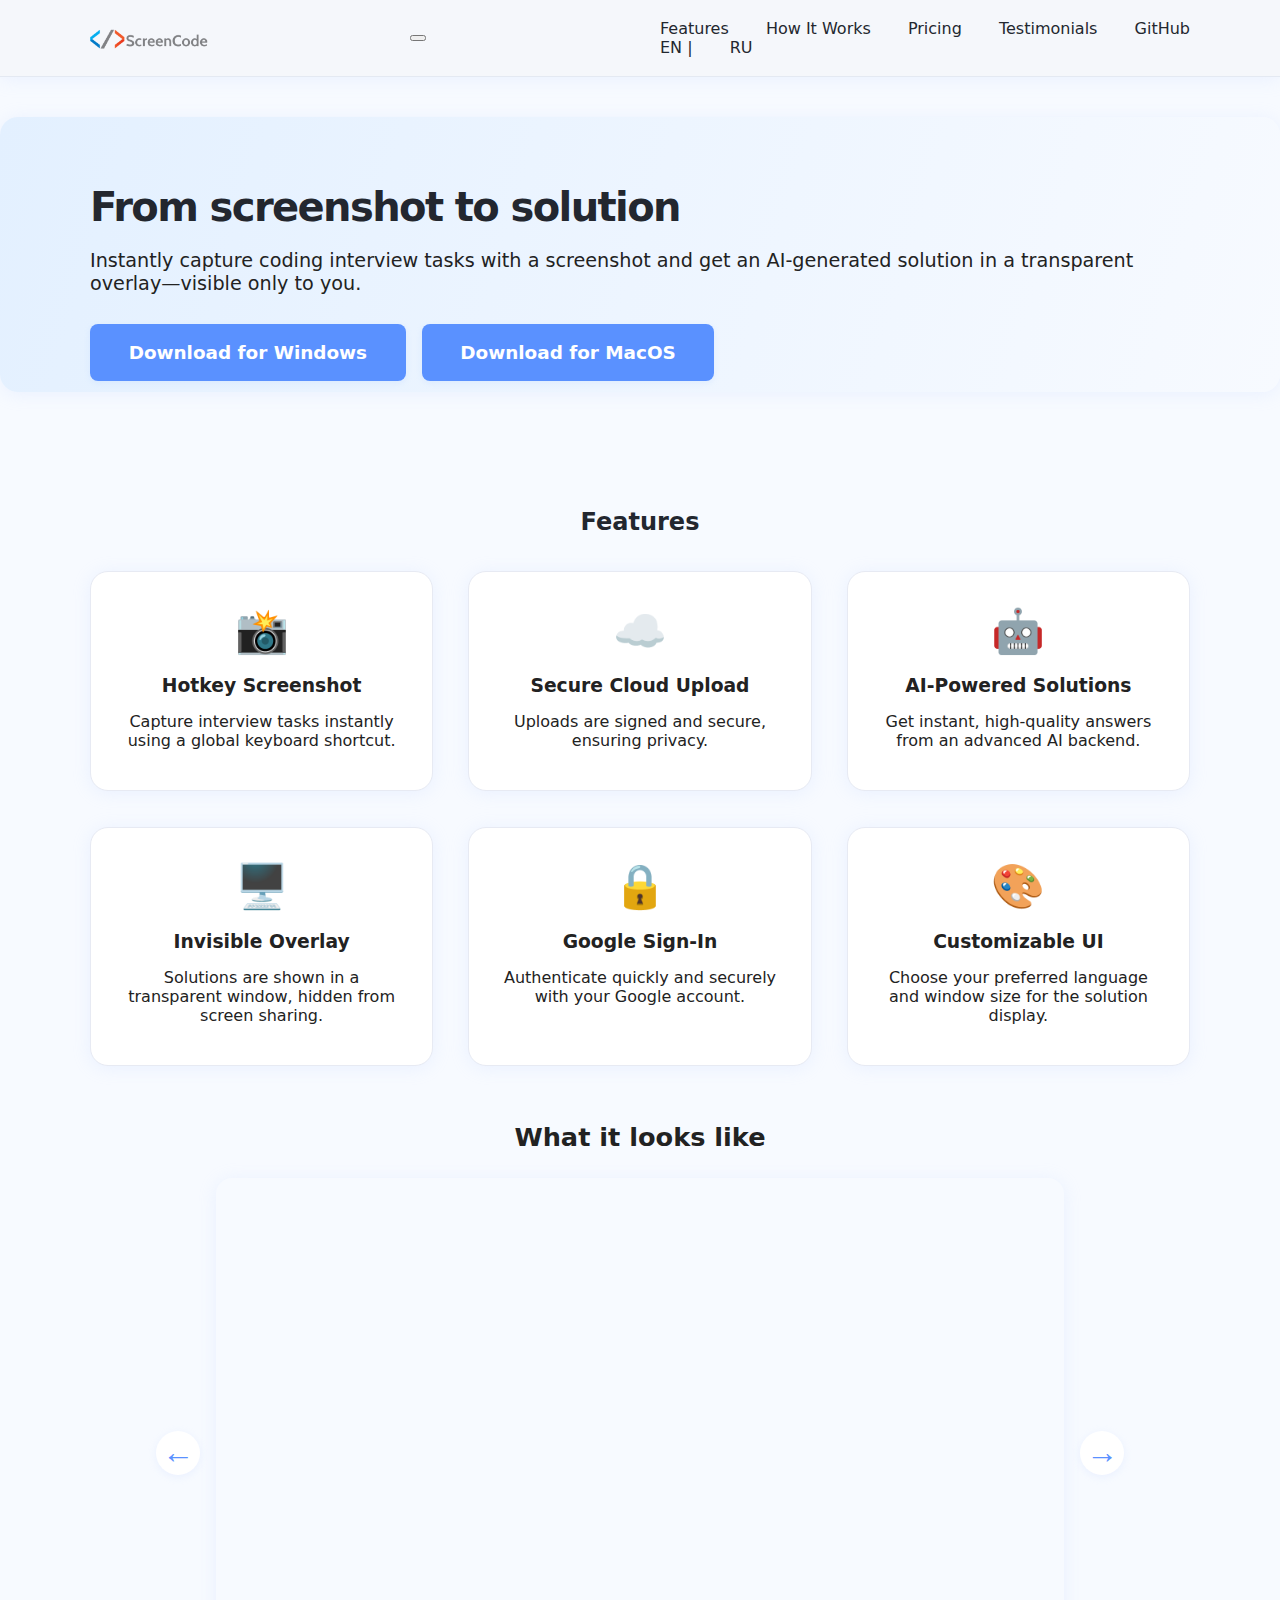
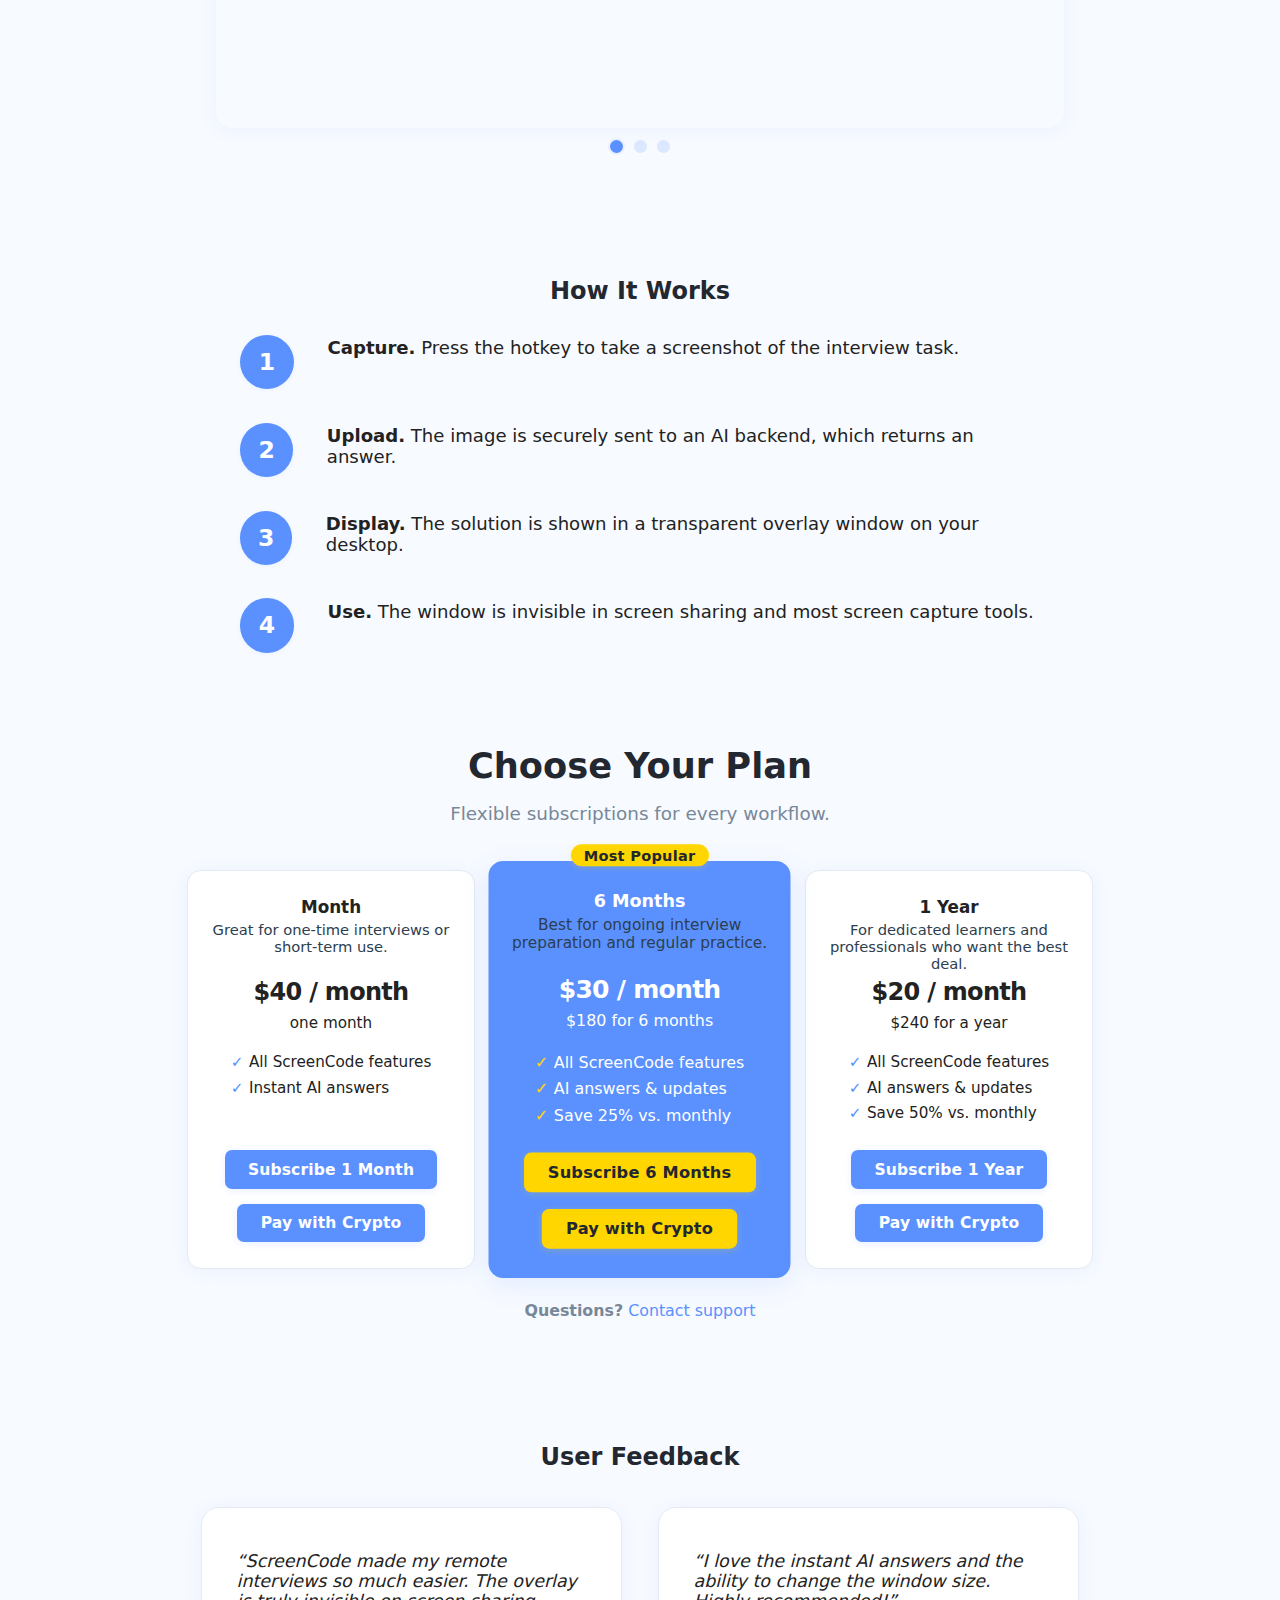
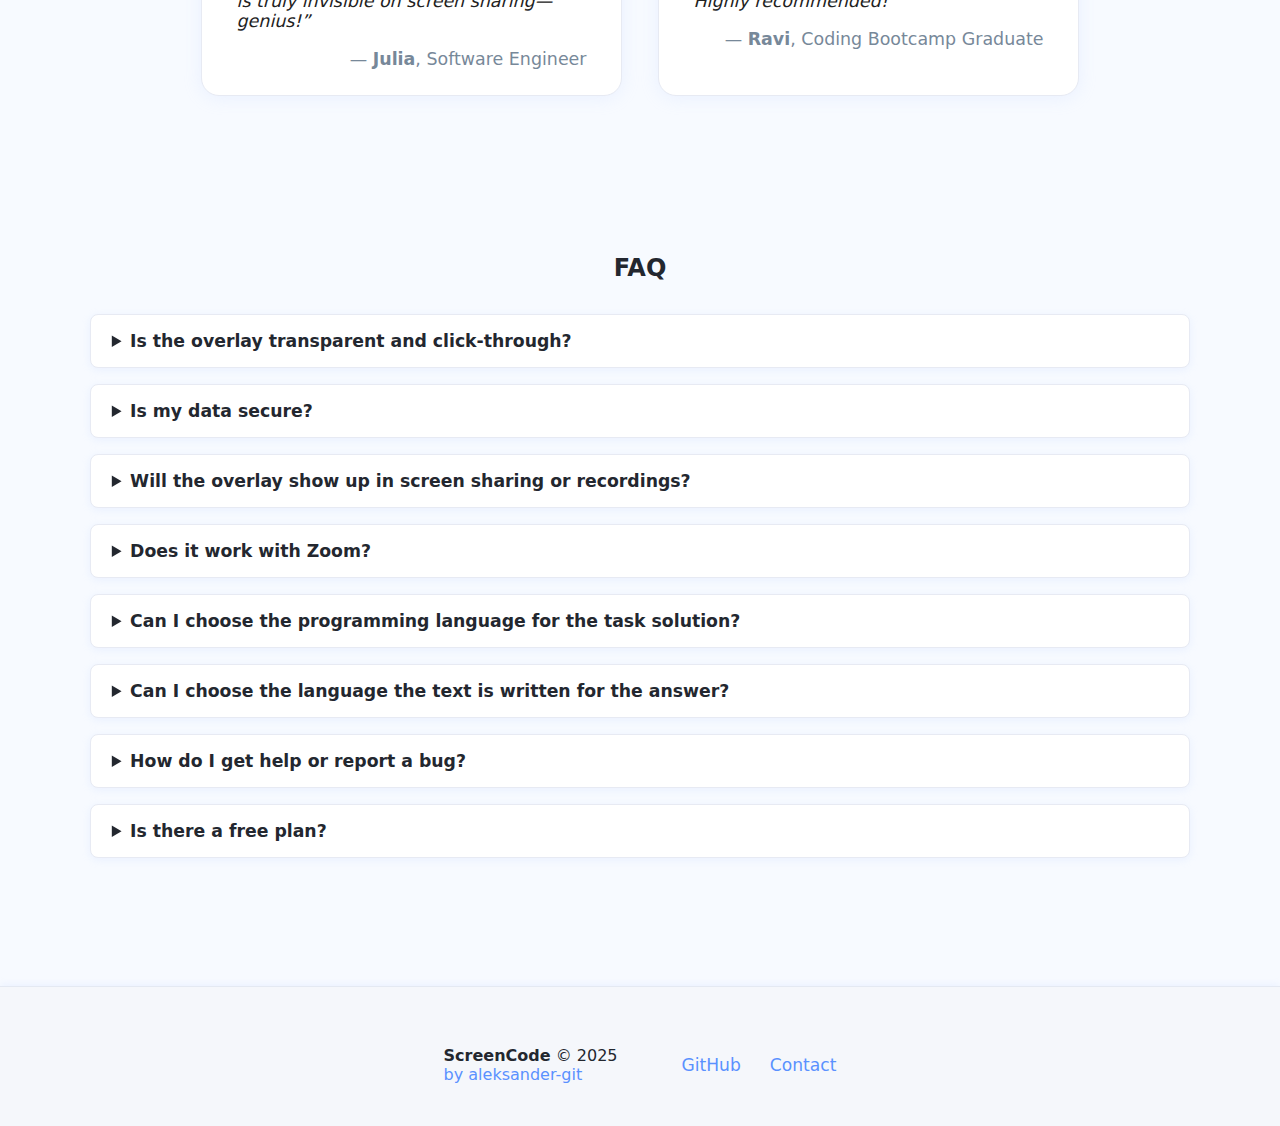
<file: docs/index.html>
<!DOCTYPE html>
<html lang="en">

<head>
    <meta charset="UTF-8">
    <title>ScreenCode – Effortless AI Interview Solutions</title>
    <meta name="viewport" content="width=device-width,initial-scale=1">
    <meta name="description"
        content="ScreenCode: Capture interview tasks and get instant AI solutions in a transparent overlay window.">
    <meta property="og:title" content="ScreenCode – Effortless AI Interview Solutions">
    <meta property="og:description"
        content="Take a photo of an interview task, get an AI solution instantly, and display it in a discreet overlay. Secure Google Sign-In, Cloud upload, and custom UI.">
    <meta property="og:image" content="https://aleksander-git.github.io/ScreenCode/assets/og-image.png">
    <meta property="og:url" content="https://aleksander-git.github.io/ScreenCode/">
    <meta name="twitter:card" content="summary_large_image">
    <meta name="twitter:title" content="ScreenCode – Effortless AI Interview Solutions">
    <meta name="twitter:description"
        content="Take a photo of an interview task, get an instant AI solution in a transparent overlay.">
    <meta name="twitter:image" content="https://aleksander-git.github.io/ScreenCode/assets/og-image.png">
    <link rel="stylesheet" href="styles.css">
    <link rel="icon" href="assets/favicon.ico">
    <script src="scripts.js" defer></script>

    <link rel="alternate" href="https://aleksander-git.github.io/ScreenCode/ru/index.html" hreflang="ru" />
    <link rel="alternate" href="https://aleksander-git.github.io/ScreenCode/index.html" hreflang="en" />
    <link rel="alternate" href="https://aleksander-git.github.io/ScreenCode/index.html" hreflang="x-default" />
</head>

<body>
    <header class="header">
        <div class="container">
            <div class="logo">
                <img src="assets/image.png" alt="ScreenCode Logo" height="32" />
            </div>
            <button class="menu-toggle" aria-label="Toggle navigation" aria-expanded="false">
                <span class="hamburger"></span>
                <span class="hamburger"></span>
                <span class="hamburger"></span>
            </button>
            <nav class="main-nav">
                <a href="#features">Features</a>
                <a href="#how">How It Works</a>
                <a href="#pricing">Pricing</a>
                <a href="#testimonials">Testimonials</a>
                <a href="https://github.com/aleksander-git/ScreenCode" target="_blank" rel="noopener">GitHub</a>
                <div class="lang-switcher">
                    <a href="#" class="lang-active">EN</a> | <a href="ru/index.html">RU</a>
                </div>
            </nav>
        </div>
    </header>
    <main>
        <section class="hero">
            <div class="container hero-content">
                <div class="hero-text">
                    <h1>From screenshot to solution</h1>
                    <p>
                        Instantly capture coding interview tasks with a screenshot and get an
                        AI-generated solution in a transparent overlay—visible only to you.
                    </p>
                    <div class="cta-btns">
                        <a href="https://github.com/aleksander-git/ScreenCode/releases" class="cta-btn" target="_blank"
                            rel="noopener">Download for Windows</a>
                        <a href="https://github.com/aleksander-git/ScreenCode/releases" class="cta-btn" target="_blank"
                            rel="noopener">Download for MacOS</a>
                    </div>
                </div>
            </div>
        </section>

        <section id="features" class="features-section">
            <div class="container">
                <h2>Features</h2>
                <div class="features-grid">
                    <div class="feature-card">
                        <span class="feature-icon">📸</span>
                        <h3>Hotkey Screenshot</h3>
                        <p>Capture interview tasks instantly using a global keyboard shortcut.</p>
                    </div>
                    <div class="feature-card">
                        <span class="feature-icon">☁️</span>
                        <h3>Secure Cloud Upload</h3>
                        <p>Uploads are signed and secure, ensuring privacy.</p>
                    </div>
                    <div class="feature-card">
                        <span class="feature-icon">🤖</span>
                        <h3>AI-Powered Solutions</h3>
                        <p>Get instant, high-quality answers from an advanced AI backend.</p>
                    </div>
                    <div class="feature-card">
                        <span class="feature-icon">🖥️</span>
                        <h3>Invisible Overlay</h3>
                        <p>Solutions are shown in a transparent window, hidden from screen sharing.</p>
                    </div>
                    <div class="feature-card">
                        <span class="feature-icon">🔒</span>
                        <h3>Google Sign-In</h3>
                        <p>Authenticate quickly and securely with your Google account.</p>
                    </div>
                    <div class="feature-card">
                        <span class="feature-icon">🎨</span>
                        <h3>Customizable UI</h3>
                        <p>Choose your preferred language and window size for the solution display.</p>
                    </div>
                </div>
            </div>
        </section>

        <section class="screenshot-carousel-section">
            <h2>What it looks like</h2>
            <div class="carousel" id="screenshot-carousel">
                <button class="carousel-btn left" aria-label="Previous screenshot">&#8592;</button>
                <div class="carousel-track">
                    <figure class="carousel-slide">
                        <img src="assets/screenshot_for_you.png" alt="ScreenCode main window" />
                        <figcaption>This is how you see your screen</figcaption>
                    </figure>
                    <figure class="carousel-slide">
                        <img src="assets/screenshot_for_others.png" alt="AI solution overlay" />
                        <figcaption>This is how others see your screen when you share</figcaption>
                    </figure>
                    <figure class="carousel-slide">
                        <img src="assets/settings.png" alt="Settings panel" />
                        <figcaption>Settings of the app</figcaption>
                    </figure>
                </div>
                <button class="carousel-btn right" aria-label="Next screenshot">&#8594;</button>
            </div>
            <div class="carousel-dots" id="carousel-dots"></div>
        </section>


        <section id="how" class="how-section">
            <div class="container">
                <h2>How It Works</h2>
                <ol class="how-list">
                    <li>
                        <span class="how-step">1</span>
                        <div>
                            <strong>Capture.</strong> Press the hotkey to take a screenshot of the interview task.
                        </div>
                    </li>
                    <li>
                        <span class="how-step">2</span>
                        <div>
                            <strong>Upload.</strong> The image is securely sent to an AI backend, which returns an
                            answer.
                        </div>
                    </li>
                    <li>
                        <span class="how-step">3</span>
                        <div>
                            <strong>Display.</strong> The solution is shown in a transparent overlay window on
                            your desktop.
                        </div>
                    </li>
                    <li>
                        <span class="how-step">4</span>
                        <div>
                            <strong>Use.</strong> The window is invisible in screen sharing and most screen capture
                            tools.
                        </div>
                    </li>
                </ol>
            </div>
        </section>

        <section class="pricing-section" id="pricing">
            <div class="pricing-title">Choose Your Plan</div>
            <div class="pricing-subtitle">Flexible subscriptions for every workflow.</div>
            <div class="pricing-cards">
                <div class="pricing-card">
                    <div class="pricing-label">Month</div>
                    <div class="pricing-desc">Great for one-time interviews or short-term use.</div>
                    <div class="pricing-price" style="font-size:1.9em;">$40 / month</div>
                    <div class="pricing-term">one month</div>
                    <ul class="pricing-features">
                        <li>All ScreenCode features</li>
                        <li>Instant AI answers</li>
                    </ul>
                    <a class="pricing-btn" href="https://payform.ru/3o8kjrY/" target="_blank">Subscribe 1
                        Month</a>
                    <a class="pricing-btn" href="https://buy.tryspeed.com/plink_live_mdvxxtnkTRV3V3iv" target="_blank" style="margin-top: 1em;">Pay with Crypto</a>
                </div>
                <div class="pricing-card popular">
                    <div class="popular-badge">Most Popular</div>
                    <div class="pricing-label">6 Months</div>
                    <div class="pricing-desc">Best for ongoing interview preparation and regular practice.</div>
                    <div class="pricing-price" style="font-size:1.9em;">$30 / month</div>
                    <div class="pricing-term">$180 for 6 months</div>
                    <ul class="pricing-features">
                        <li>All ScreenCode features</li>
                        <li>AI answers & updates</li>
                        <li>Save 25% vs. monthly</li>
                    </ul>
                    <a class="pricing-btn" href="https://payform.ru/5w8kjuR/" target="_blank">Subscribe 6
                        Months</a>
                     <a class="pricing-btn" href="https://buy.tryspeed.com/plink_live_mdvy1smsnisTV35c" target="_blank" style="margin-top: 1em;">Pay with Crypto</a>
                </div>
                <div class="pricing-card">
                    <div class="pricing-label">1 Year</div>
                    <div class="pricing-desc">For dedicated learners and professionals who want the best deal.</div>
                    <div class="pricing-price" style="font-size:1.9em;">$20 / month</div>
                    <div class="pricing-term">$240 for a year</div>
                    <ul class="pricing-features">
                        <li>All ScreenCode features</li>
                        <li>AI answers & updates</li>
                        <li>Save 50% vs. monthly</li>
                    </ul>
                    <a class="pricing-btn" href="https://payform.ru/9d8kjwG/" target="_blank">Subscribe 1 Year</a>
                    <a class="pricing-btn" href="https://buy.tryspeed.com/plink_live_mdvy2s9yVVM9ttlx" target="_blank" style="margin-top: 1em;">Pay with Crypto</a>
                </div>
            </div>
            <div style="margin-top:2em;font-size:.99em;color:#789;">
                <b>Questions?</b> <a href="mailto:support@screencode.net">Contact support</a>
            </div>
        </section>
        <section id="testimonials" class="testimonials-section">
            <div class="container">
                <h2>User Feedback</h2>
                <div class="testimonials-grid">
                    <blockquote>
                        <p>
                            “ScreenCode made my remote interviews so much easier. The overlay is truly invisible on
                            screen sharing—genius!”
                        </p>
                        <footer>— <b>Julia</b>, Software Engineer</footer>
                    </blockquote>
                    <blockquote>
                        <p>
                            “I love the instant AI answers and the ability to change the window size. Highly
                            recommended!”
                        </p>
                        <footer>— <b>Ravi</b>, Coding Bootcamp Graduate</footer>
                    </blockquote>
                </div>
            </div>
        </section>

        <section class="faq-section">
            <div class="container">
                <h2>FAQ</h2>
                <details>
                    <summary>Is the overlay transparent and click-through?</summary>
                    <p>
                        Yes! The overlay is fully transparent and click-through: you can click on items behind it, and
                        using the overlay does <strong>not</strong> change the focus of your main app or window.
                    </p>
                </details>
                <details>
                    <summary>Is my data secure?</summary>
                    <p>Yes! No personal data is stored on the server.
                        Authentication via Google Sign-In.</p>
                </details>
                <details>
                    <summary>Will the overlay show up in screen sharing or recordings?</summary>
                    <p>No, the transparent overlay is designed to be invisible in screen sharing and most screen capture
                        tools. But test it before using on an interview </p>
                </details>
                <details>
                    <summary>Does it work with Zoom?</summary>
                    <p>Yes, all you have to do is enable Advanced capture with window filtering. But test it before
                        using on an interview </p>
                </details>
                <details>
                    <summary>Can I choose the programming language for the task solution?</summary>
                    <p>Yes, set your preferred language in the app settings.</p>
                </details>
                <details>
                    <summary>Can I choose the language the text is written for the answer?</summary>
                    <p>Yes, set your preferred language in the app settings.</p>
                </details>
                <details>
                    <summary>How do I get help or report a bug?</summary>
                    <p> Email <a href="mailto:support@screencode.net">support@screencode.net</a>.</p>
                </details>
                <details>
                    <summary>Is there a free plan?</summary>
                    <p> No, but you can have a couple of screenshots for free.</p>
                </details>
            </div>
        </section>
    </main>
    <footer class="footer">
        <div class="container">
            <div class="footer-grid">
                <div>
                    <strong>ScreenCode</strong> &copy; 2025
                    <br>
                    <a href="https://github.com/aleksander-git">by aleksander-git</a>
                </div>
                <div class="footer-links">
                    <a href="https://github.com/aleksander-git/ScreenCode" target="_blank" rel="noopener">GitHub</a>
                    <a href="mailto:support@screencode.net">Contact</a>
                </div>
            </div>
        </div>
    </footer>
</body>

</html>
</file>
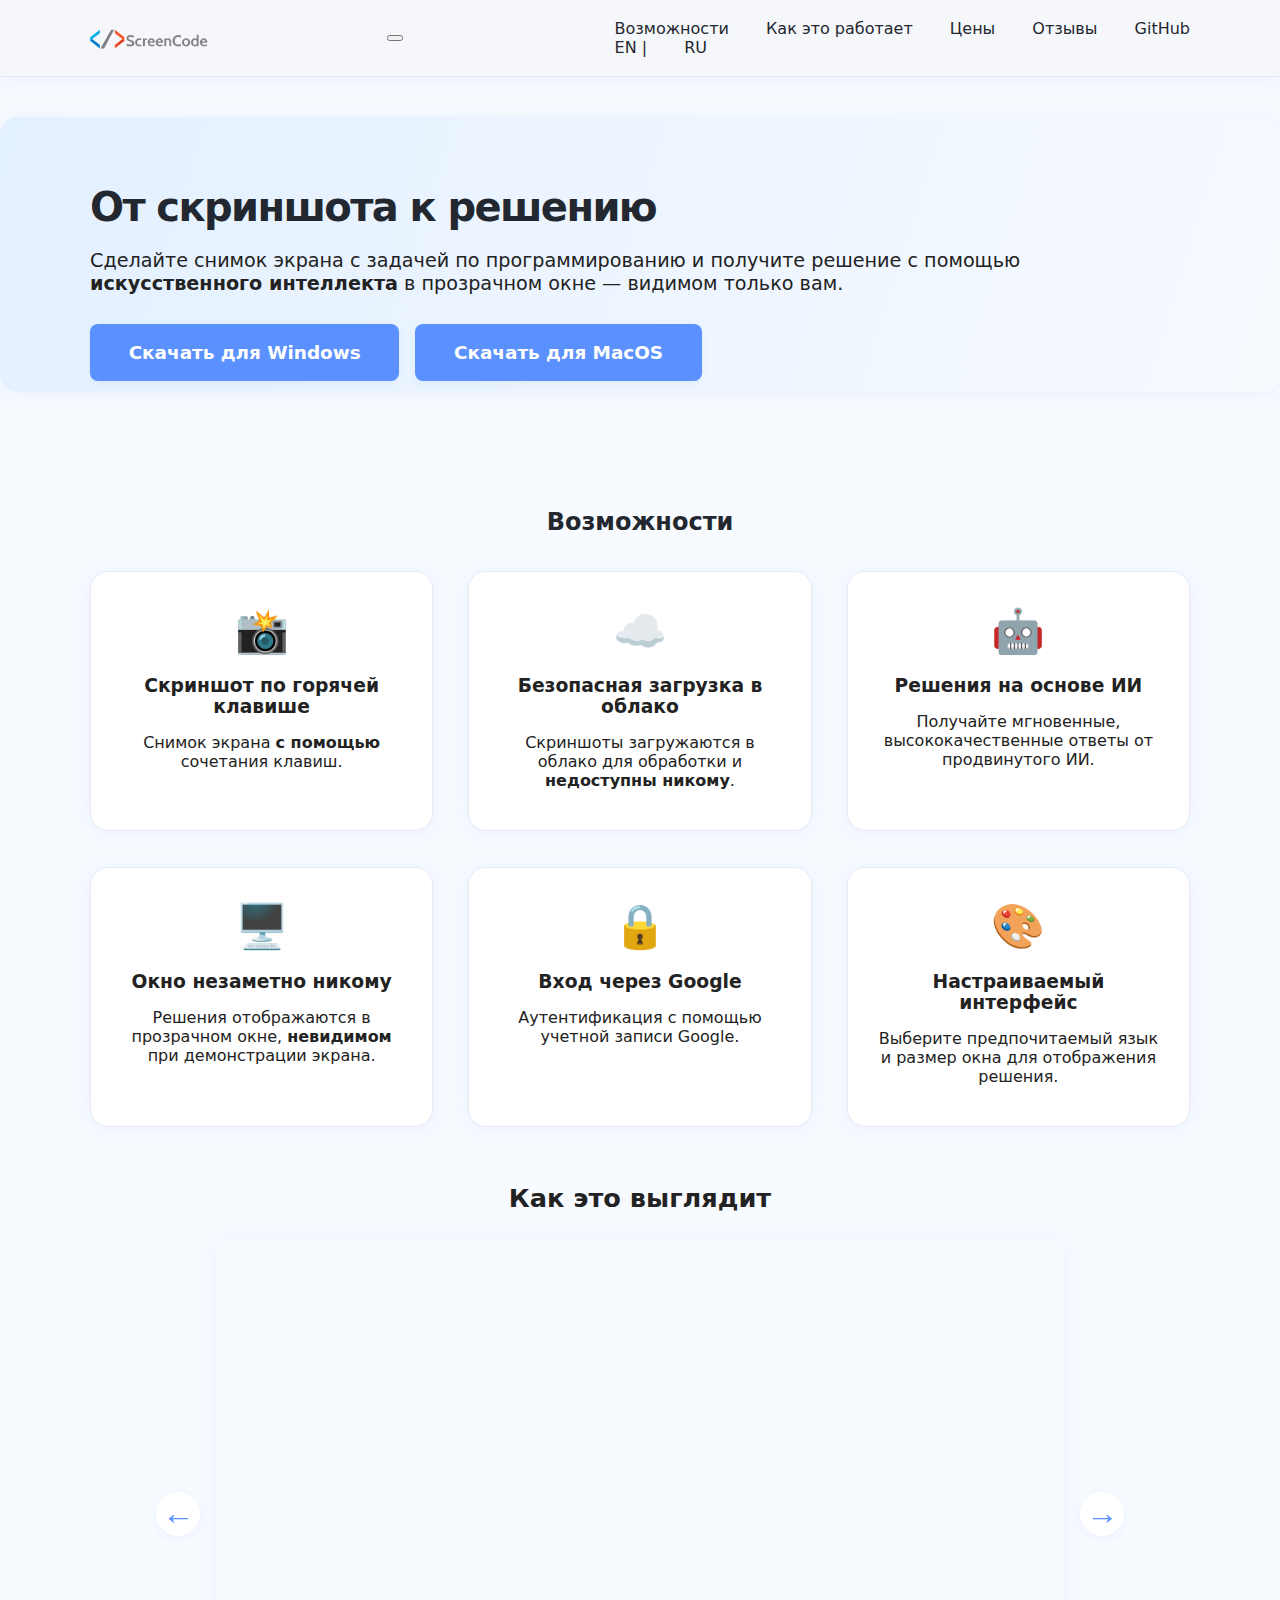
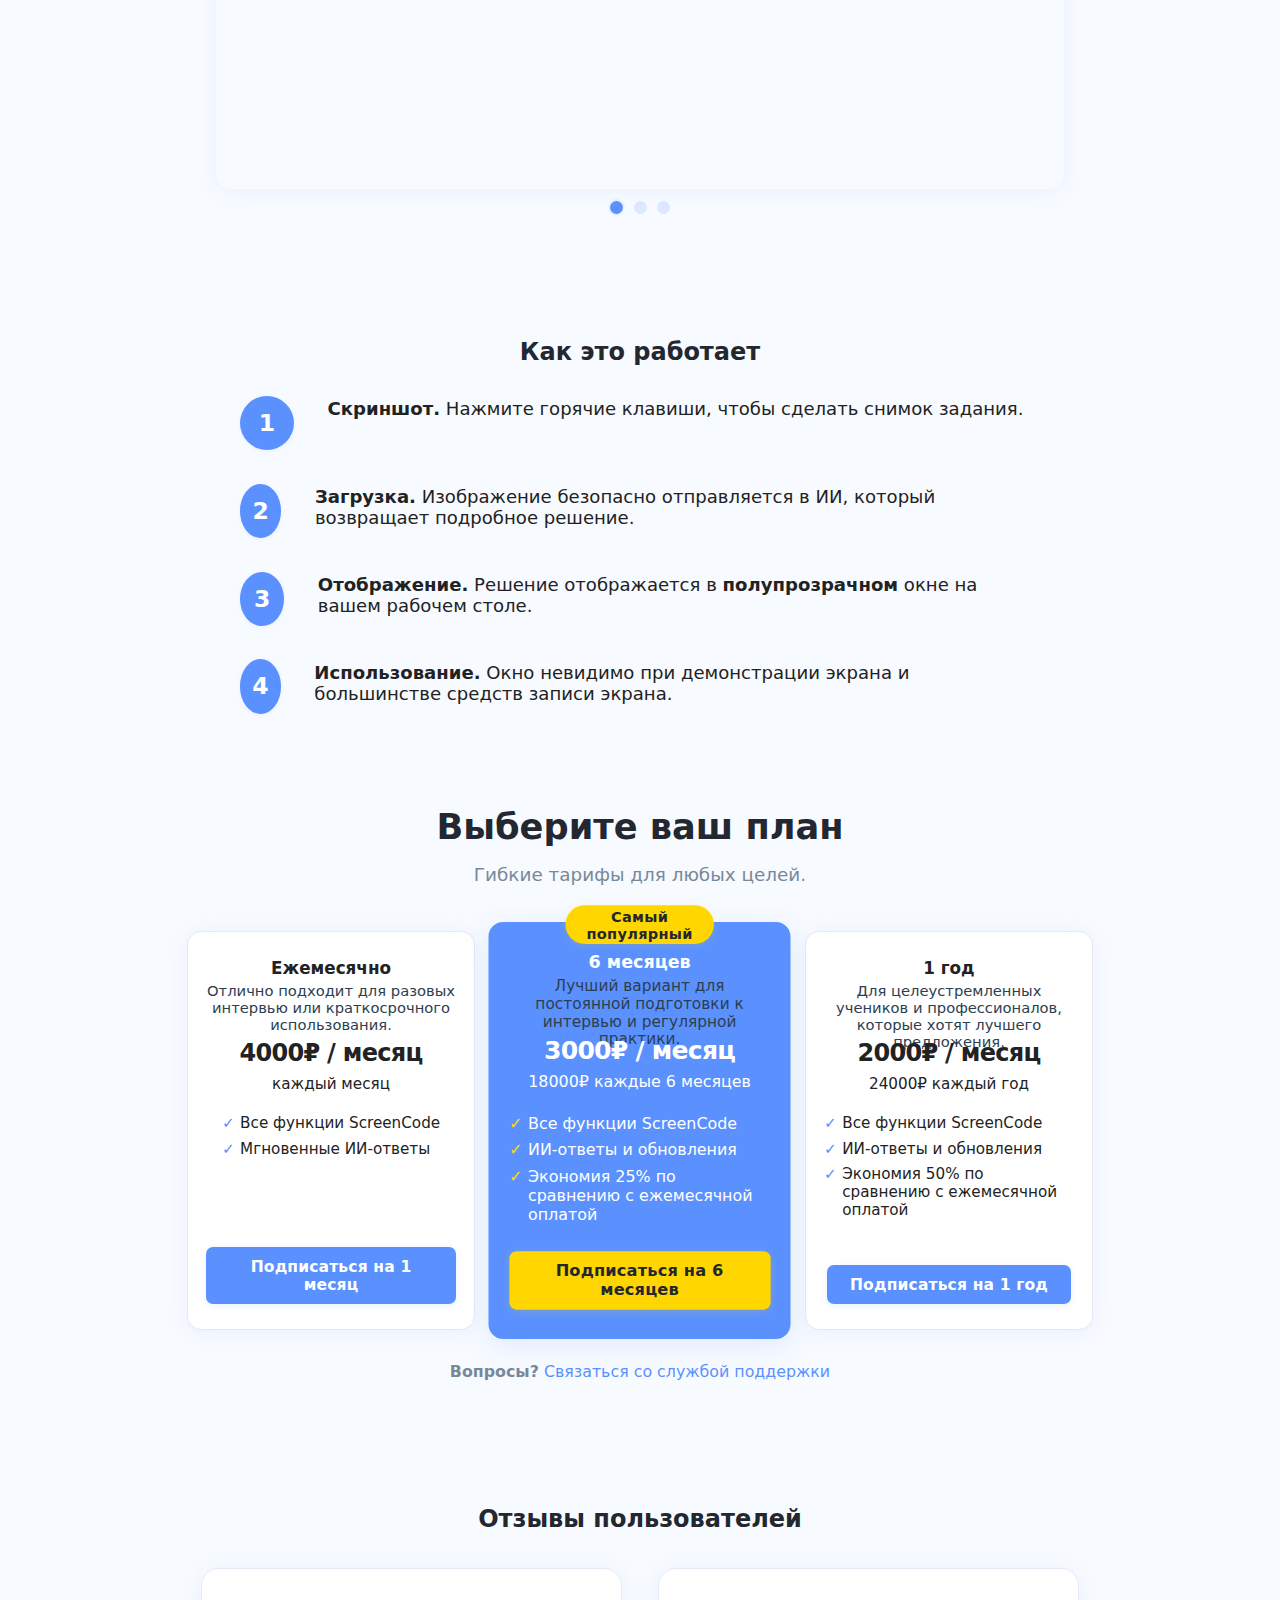
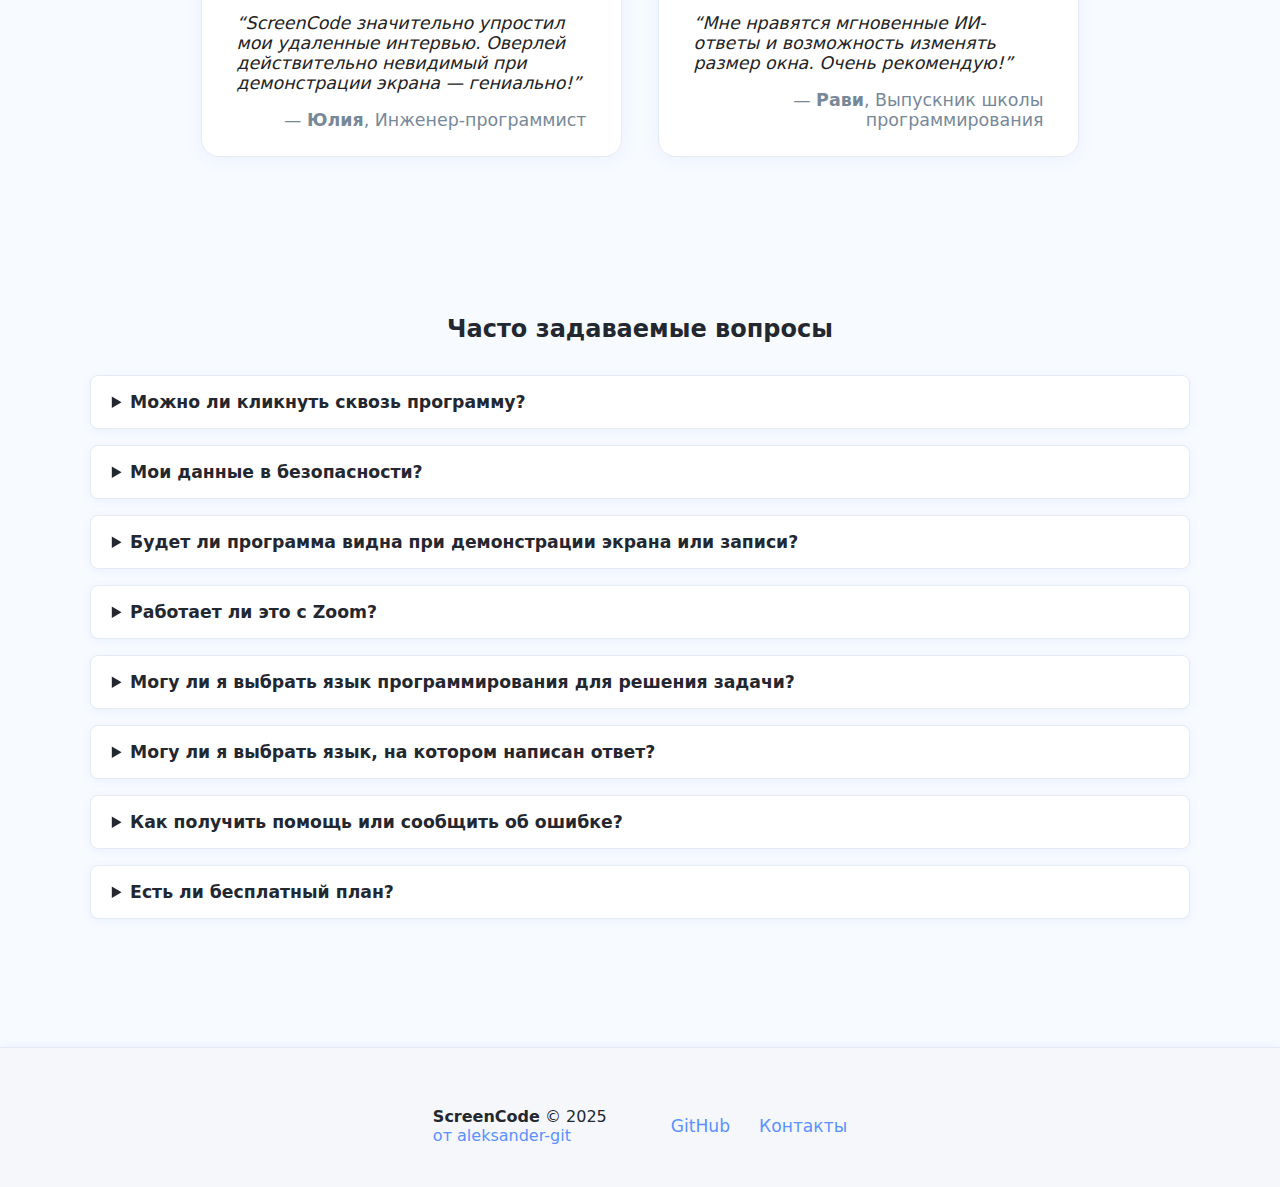
<file: docs/ru/index.html>
<!DOCTYPE html>
<html lang="ru">

<head>
    <meta charset="UTF-8">
    <title>ScreenCode – Решения задач для интервью с помощью ИИ</title>
    <meta name="viewport" content="width=device-width,initial-scale=1">
    <meta name="description"
        content="ScreenCode: Сделайте снимок экрана с задачей, мгновенно получите решение с помощью ИИ.">
    <meta property="og:title" content="ScreenCode – Решения задач для интервью с помощью ИИ">
    <meta property="og:description"
        content="Сделайте снимок экрана с задачей и мгновенно получите решение с помощью ИИ. Вход через Google, загрузка в облако и настраиваемый интерфейс.">
    <meta property="og:image" content="../assets/og-image.png">
    <meta property="og:url" content="https://aleksander-git.github.io/ScreenCode/ru/index.html">
    <meta name="twitter:card" content="summary_large_image">
    <meta name="twitter:title" content="ScreenCode – Решения задач для интервью с помощью ИИ">
    <meta name="twitter:description"
        content="Сделайте снимок экрана с задачей, мгновенно получите решение с помощью ИИ.">
    <meta name="twitter:image" content="../assets/og-image.png">
    <link rel="stylesheet" href="../styles.css">
    <link rel="icon" href="../assets/favicon.ico">
    <script src="../scripts.js" defer></script>
    <link rel="alternate" href="https://aleksander-git.github.io/ScreenCode/index.html" hreflang="en" />
    <link rel="alternate" href="https://aleksander-git.github.io/ScreenCode/ru/index.html" hreflang="ru" />
</head>

<body>
    <header class="header">
        <div class="container">
            <div class="logo">
                <img src="../assets/image.png" alt="Логотип ScreenCode" height="32" />
            </div>
            <button class="menu-toggle" aria-label="Переключить навигацию" aria-expanded="false"> <span
                    class="hamburger"></span>
                <span class="hamburger"></span>
                <span class="hamburger"></span>
            </button>
            <nav class="main-nav">
                <a href="#features">Возможности</a>
                <a href="#how">Как это работает</a>
                <a href="#pricing">Цены</a>
                <a href="#testimonials">Отзывы</a>
                <a href="https://github.com/aleksander-git/ScreenCode" target="_blank" rel="noopener">GitHub</a>
                <div class="lang-switcher">
                    <a href="../index.html">EN</a> | <a href="#" class="lang-active">RU</a>
                </div>
            </nav>
        </div>
    </header>
    <main>
        <section class="hero">
            <div class="container hero-content">
                <div class="hero-text">
                    <h1>От скриншота к решению</h1>
                    <p>
                        Сделайте снимок экрана с задачей по программированию и получите
                        решение с помощью <strong>искусственного интеллекта</strong> в прозрачном окне — видимом только
                        вам.
                    </p>
                    <div class="cta-btns">
                        <a href="https://github.com/aleksander-git/ScreenCode/releases" class="cta-btn" target="_blank"
                            rel="noopener">Скачать для Windows</a>
                        <a href="https://github.com/aleksander-git/ScreenCode/releases" class="cta-btn" target="_blank"
                            rel="noopener">Скачать для MacOS</a>
                    </div>
                </div>
            </div>
        </section>

        <section id="features" class="features-section">
            <div class="container">
                <h2>Возможности</h2>
                <div class="features-grid">
                    <div class="feature-card">
                        <span class="feature-icon">📸</span>
                        <h3>Скриншот по горячей клавише</h3>
                        <p>Снимок экрана <strong>с помощью</strong> сочетания клавиш.</p>
                    </div>
                    <div class="feature-card">
                        <span class="feature-icon">☁️</span>
                        <h3>Безопасная загрузка в облако</h3>
                        <p>Скриншоты загружаются в облако для обработки и <strong>недоступны никому</strong>.</p>
                    </div>
                    <div class="feature-card">
                        <span class="feature-icon">🤖</span>
                        <h3>Решения на основе ИИ</h3>
                        <p>Получайте мгновенные, высококачественные ответы от продвинутого ИИ.</p>
                    </div>
                    <div class="feature-card">
                        <span class="feature-icon">🖥️</span>
                        <h3>Окно незаметно никому</h3>
                        <p>Решения отображаются в прозрачном окне, <strong>невидимом</strong> при демонстрации экрана.
                        </p>
                    </div>
                    <div class="feature-card">
                        <span class="feature-icon">🔒</span>
                        <h3>Вход через Google</h3>
                        <p>Аутентификация с помощью учетной записи Google.</p>
                    </div>
                    <div class="feature-card">
                        <span class="feature-icon">🎨</span>
                        <h3>Настраиваемый интерфейс</h3>
                        <p>Выберите предпочитаемый язык и размер окна для отображения решения.</p>
                    </div>
                </div>
            </div>
        </section>

        <section class="screenshot-carousel-section">
            <h2>Как это выглядит</h2>
            <div class="carousel" id="screenshot-carousel">
                <button class="carousel-btn left" aria-label="Предыдущий скриншот">&#8592;</button>
                <div class="carousel-track">
                    <figure class="carousel-slide">
                        <img src="../assets/screenshot_for_you.png" alt="Основное окно ScreenCode" />
                        <figcaption>Так вы видите свой экран</figcaption>
                    </figure>
                    <figure class="carousel-slide">
                        <img src="../assets/screenshot_for_others.png" alt="Оверлей с AI-решением" />
                        <figcaption>Так другие видят ваш экран при демонстрации</figcaption>
                    </figure>
                    <figure class="carousel-slide">
                        <img src="../assets/settings.png" alt="Панель настроек" />
                        <figcaption>Настройки приложения</figcaption>
                    </figure>
                </div>
                <button class="carousel-btn right" aria-label="Следующий скриншот">&#8594;</button>
            </div>
            <div class="carousel-dots" id="carousel-dots"></div>
        </section>


        <section id="how" class="how-section">
            <div class="container">
                <h2>Как это работает</h2>
                <ol class="how-list">
                    <li>
                        <span class="how-step">1</span>
                        <div>
                            <strong>Скриншот.</strong> Нажмите горячие клавиши, чтобы сделать снимок задания.
                        </div>
                    </li>
                    <li>
                        <span class="how-step">2</span>
                        <div>
                            <strong>Загрузка.</strong> Изображение безопасно отправляется в ИИ, который возвращает
                            подробное решение.
                        </div>
                    </li>
                    <li>
                        <span class="how-step">3</span>
                        <div>
                            <strong>Отображение.</strong> Решение отображается в <strong>полупрозрачном</strong> окне на
                            вашем рабочем
                            столе.
                        </div>
                    </li>
                    <li>
                        <span class="how-step">4</span>
                        <div>
                            <strong>Использование.</strong> Окно невидимо при демонстрации экрана и большинстве средств
                            записи экрана.
                        </div>
                    </li>
                </ol>
            </div>
        </section>

        <section class="pricing-section" id="pricing">
            <div class="pricing-title">Выберите ваш план</div>
            <div class="pricing-subtitle">Гибкие тарифы для любых целей.</div>
            <div class="pricing-cards">
                <div class="pricing-card">
                    <div class="pricing-label">Ежемесячно</div>
                    <div class="pricing-desc">Отлично подходит для разовых интервью или краткосрочного использования.
                    </div>
                    <div class="pricing-price" style="font-size:1.9em;">4000₽ / месяц</div>
                    <div class="pricing-term">каждый месяц</div>
                    <ul class="pricing-features">
                        <li>Все функции ScreenCode</li>
                        <li>Мгновенные ИИ-ответы</li>
                    </ul>
                    <a class="pricing-btn" href="https://payform.ru/9g8kaqd/" target="_blank">Подписаться на 1
                        месяц</a>
                </div>
                <div class="pricing-card popular">
                    <div class="popular-badge">Самый популярный</div>
                    <div class="pricing-label">6 месяцев</div>
                    <div class="pricing-desc">Лучший вариант для постоянной подготовки к интервью и регулярной практики.
                    </div>
                    <div class="pricing-price" style="font-size:1.9em;">3000₽ / месяц</div>
                    <div class="pricing-term">18000₽ каждые 6 месяцев</div>
                    <ul class="pricing-features">
                        <li>Все функции ScreenCode</li>
                        <li>ИИ-ответы и обновления</li>
                        <li>Экономия 25% по сравнению с ежемесячной оплатой</li>
                    </ul>
                    <a class="pricing-btn" href="https://payform.ru/gl8kau1/" target="_blank">Подписаться на 6
                        месяцев</a>
                </div>
                <div class="pricing-card">
                    <div class="pricing-label">1 год</div>
                    <div class="pricing-desc">Для целеустремленных учеников и профессионалов, которые хотят лучшего
                        предложения.</div>
                    <div class="pricing-price" style="font-size:1.9em;">2000₽ / месяц</div>
                    <div class="pricing-term">24000₽ каждый год</div>
                    <ul class="pricing-features">
                        <li>Все функции ScreenCode</li>
                        <li>ИИ-ответы и обновления</li>
                        <li>Экономия 50% по сравнению с ежемесячной оплатой</li>
                    </ul>
                    <a class="pricing-btn" href="https://payform.ru/ht8kauG/" target="_blank">Подписаться на 1 год</a>
                </div>
            </div>
            <div style="margin-top:2em;font-size:.99em;color:#789;">
                <b>Вопросы?</b> <a href="mailto:support@screencode.net">Связаться со службой поддержки</a>
            </div>
        </section>
        <section id="testimonials" class="testimonials-section">
            <div class="container">
                <h2>Отзывы пользователей</h2>
                <div class="testimonials-grid">
                    <blockquote>
                        <p>
                            “ScreenCode значительно упростил мои удаленные интервью. Оверлей действительно невидимый
                            при демонстрации экрана — гениально!”
                        </p>
                        <footer>— <b>Юлия</b>, Инженер-программист</footer>
                    </blockquote>
                    <blockquote>
                        <p>
                            “Мне нравятся мгновенные ИИ-ответы и возможность изменять размер окна. Очень рекомендую!”
                        </p>
                        <footer>— <b>Рави</b>, Выпускник школы программирования</footer>
                    </blockquote>
                </div>
            </div>
        </section>

        <section class="faq-section">
            <div class="container">
                <h2>Часто задаваемые вопросы</h2>
                <details>
                    <summary>Можно ли кликнуть <strong>сквозь</strong> программу?</summary>
                    <p>
                        Да, вы можете нажимать на элементы,
                        находящиеся за окном. Использование программы <strong>не</strong> изменяет фокус вашего
                        основного
                        приложения или окна.
                    </p>
                </details>
                <details>
                    <summary>Мои данные в безопасности?</summary>
                    <p>Да! Персональные данные не хранятся на серверах.
                        Аутентификация через Google Sign-In.</p>
                </details>
                <details>
                    <summary>Будет ли программа видна при демонстрации экрана или записи?</summary>
                    <p>Нет, программа разработана так, чтобы быть невидимой при демонстрации экрана. Однако, лучше
                        протестируйте перед использованием на интервью.</p>
                </details>
                <details>
                    <summary>Работает ли это с Zoom?</summary>
                    <p>Да, все, что нужно сделать, это включить расширенный захват с фильтрацией окон (Advanced capture
                        with window filtering).
                        Протестируйте перед использованием на интервью.</p>
                </details>
                <details>
                    <summary>Могу ли я выбрать язык программирования для решения задачи?</summary>
                    <p>Да, установите предпочитаемый язык в настройках приложения.</p>
                </details>
                <details>
                    <summary>Могу ли я выбрать язык, на котором написан ответ?</summary>
                    <p>Да, установите предпочитаемый язык в настройках приложения.</p>
                </details>
                <details>
                    <summary>Как получить помощь или сообщить об ошибке?</summary>
                    <p> Напишите на почту <a href="mailto:support@screencode.net">support@screencode.net</a>.</p>
                </details>
                <details>
                    <summary>Есть ли бесплатный план?</summary>
                    <p> Нет, но вы можете сделать пару скриншотов бесплатно.</p>
                </details>
            </div>
        </section>
    </main>
    <footer class="footer">
        <div class="container">
            <div class="footer-grid">
                <div>
                    <strong>ScreenCode</strong> &copy; 2025
                    <br>
                    <a href="https://github.com/aleksander-git">от aleksander-git</a>
                </div>
                <div class="footer-links">
                    <a href="https://github.com/aleksander-git/ScreenCode" target="_blank" rel="noopener">GitHub</a>
                    <a href="mailto:support@screencode.net">Контакты</a>
                    <!--<a href="legal-info.html">Правовая информация</a> -->
                </div>
            </div>
        </div>
    </footer>
</body>

</html>
</file>
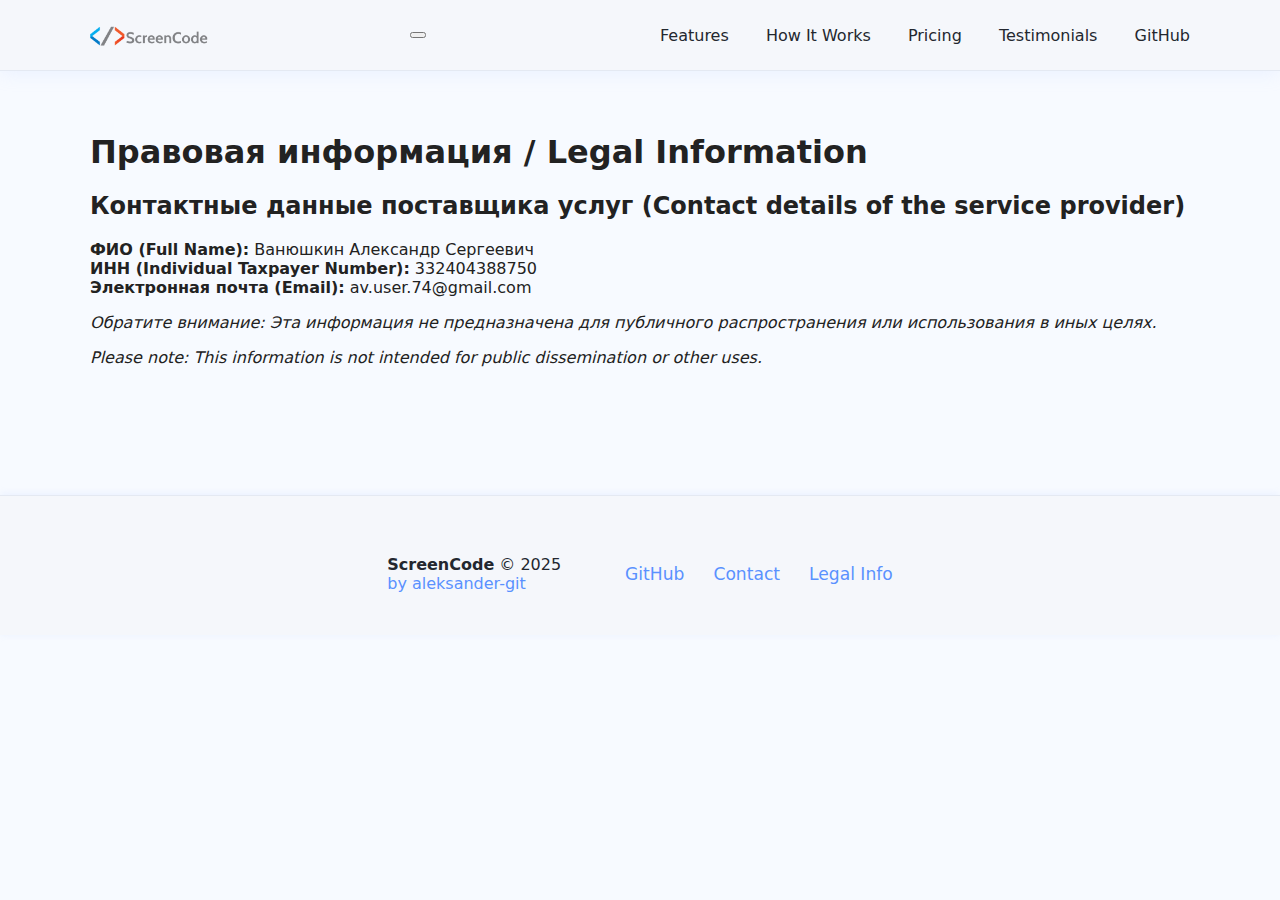
<file: docs/legal-info.html>
<!DOCTYPE html>
<html lang="en">

<head>
    <meta charset="UTF-8">
    <title>Legal Information – ScreenCode</title>
    <meta name="viewport" content="width=device-width,initial-scale=1">
    <meta name="description" content="Legal information and contact details for ScreenCode website as required by law.">
    <link rel="stylesheet" href="styles.css">
    <link rel="icon" href="assets/favicon.ico">
    <script src="scripts.js" defer></script>
</head>

<body>
    <header class="header">
        <div class="container">
            <div class="logo">
                <img src="assets/image.png" alt="ScreenCode Logo" height="32" />
            </div>
            <button class="menu-toggle" aria-label="Toggle navigation" aria-expanded="false">
                <span class="hamburger"></span>
                <span class="hamburger"></span>
                <span class="hamburger"></span>
            </button>
            <nav class="main-nav">
                <a href="index.html#features">Features</a>
                <a href="index.html#how">How It Works</a>
                <a href="index.html#pricing">Pricing</a>
                <a href="index.html#testimonials">Testimonials</a>
                <a href="https://github.com/aleksander-git/ScreenCode" target="_blank" rel="noopener">GitHub</a>
            </nav>
        </div>
    </header>

    <main>
        <section class="legal-page-section container">
            <h1>Правовая информация / Legal Information</h1>

            <div class="legal-details">
                <h2>Контактные данные поставщика услуг (Contact details of the service provider)</h2>
                <p>
                    <strong>ФИО (Full Name):</strong> Ванюшкин Александр Сергеевич
                    <br>
                    <strong>ИНН (Individual Taxpayer Number):</strong> 332404388750
                    <br>
                    <strong>Электронная почта (Email):</strong> av.user.74@gmail.com
                </p>

                <p class="disclaimer">
                    <em>Обратите внимание: Эта информация не предназначена для публичного распространения
                        или использования в иных целях.</em>
                </p>
                <p class="disclaimer">
                    <em>Please note: This information is not intended
                        for public dissemination or other uses.</em>
                </p>
            </div>
        </section>
    </main>

    <footer class="footer">
        <div class="container">
            <div class="footer-grid">
                <div>
                    <strong>ScreenCode</strong> &copy; 2025
                    <br>
                    <a href="https://github.com/aleksander-git">by aleksander-git</a>
                </div>
                <div class="footer-links">
                    <a href="https://github.com/aleksander-git/ScreenCode" target="_blank" rel="noopener">GitHub</a>
                    <a href="mailto:av.user.74@gmail.com">Contact</a>
                    <a href="legal-info.html">Legal Info</a>
                </div>
            </div>
        </div>
    </footer>
</body>

</html>
</file>
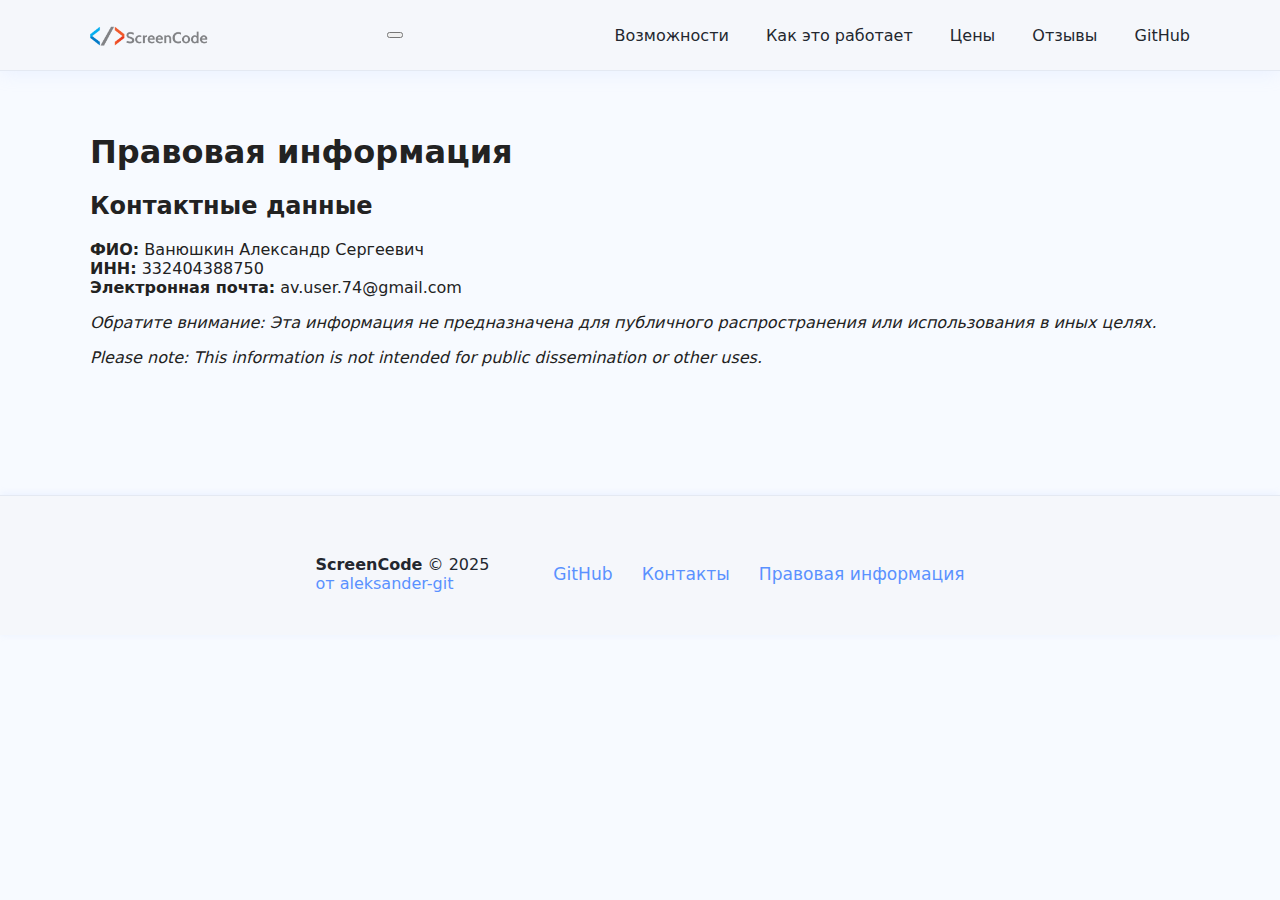
<file: docs/ru/legal-info.html>
<!DOCTYPE html>
<html lang="en">


<head>
    <meta charset="UTF-8">
    <title>Правовая информация – ScreenCode</title>
    <meta name="viewport" content="width=device-width,initial-scale=1">
    <meta name="description" content="Правовая информация и контактные данные для сайта ScreenCode">
    <link rel="stylesheet" href="../styles.css">
    <link rel="icon" href="../assets/favicon.ico">
    <script src="../scripts.js" defer></script>
</head>


<body>
    <header class="header">
        <div class="container">
            <div class="logo">
                <img src="../assets/image.png" alt="Логотип ScreenCode" height="32" />
            </div>
            <button class="menu-toggle" aria-label="Переключить навигацию" aria-expanded="false"> <span
                    class="hamburger"></span>
                <span class="hamburger"></span>
                <span class="hamburger"></span>
            </button>
            <nav class="main-nav">
                <a href="../ru/index.html#features">Возможности</a> <a href="../ru/index.html#how">Как это работает</a>
                <a href="../ru/index.html#pricing">Цены</a> <a href="../ru/index.html#testimonials">Отзывы</a> <a
                    href="https://github.com/aleksander-git/ScreenCode" target="_blank" rel="noopener">GitHub</a>
            </nav>
        </div>
    </header>

    <main>
        <section class="legal-page-section container">
            <h1>Правовая информация</h1>

            <div class="legal-details">
                <h2>Контактные данные</h2>
                <p>
                    <strong>ФИО:</strong> Ванюшкин Александр Сергеевич
                    <br>
                    <strong>ИНН:</strong> 332404388750
                    <br>
                    <strong>Электронная почта:</strong> av.user.74@gmail.com
                </p>

                <p class="disclaimer">
                    <em>Обратите внимание: Эта информация не предназначена для публичного распространения
                        или использования в иных целях.</em>
                </p>
                <p class="disclaimer">
                    <em>Please note: This information is not intended
                        for public dissemination or other uses.</em>
                </p>
            </div>
        </section>
    </main>

    <footer class="footer">
        <div class="container">
            <div class="footer-grid">
                <div>
                    <strong>ScreenCode</strong> &copy; 2025
                    <br>
                    <a href="https://github.com/aleksander-git">от aleksander-git</a>
                </div>
                <div class="footer-links">
                    <a href="https://github.com/aleksander-git/ScreenCode" target="_blank" rel="noopener">GitHub</a>
                    <a href="mailto:av.user.74@gmail.com">Контакты</a>
                    <a href="legal-info.html">Правовая информация</a>
                </div>
            </div>
        </div>
    </footer>
</body>

</html>
</file>
<file: docs/styles.css>
:root {
    --primary: #23272f;
    --accent: #5a91ff;
    --bg: #f7faff;
    --fg: #222;
    --card-bg: #fff;
    --muted: #789;
    --shadow: 0 2px 18px #b7cfff33;
    --radius: 18px;
    --transition: 0.18s cubic-bezier(.6, .2, .2, 1);
}

body {
    font-family: 'Inter', system-ui, sans-serif;
    background: var(--bg);
    color: var(--fg);
    margin: 0;
    transition: background var(--transition), color var(--transition);
}

a {
    color: var(--accent);
    text-decoration: none;
    transition: color var(--transition);
}

a:hover {
    color: var(--primary);
}

.header {
    background: #f5f7fb;
    color: var(--primary);
    box-shadow: var(--shadow);
    border-bottom: 1.5px solid #e4e9f2;
}

.header .container {
    display: flex;
    align-items: center;
    justify-content: space-between;
    max-width: 1100px;
    margin: 0 auto;
    padding: 1.2rem 1.5rem;
}

.logo {
    font-size: 1.35em;
    display: flex;
    align-items: center;
    gap: 0.6em;
    font-weight: 700;
    letter-spacing: -.02em;
}

.header nav a {
    margin-left: 2em;
    font-weight: 500;
    color: var(--primary);
}

.header nav a:hover {
    color: var(--accent);
}

main {
    padding-bottom: 3rem;
}

.container {
    max-width: 1100px;
    margin: 0 auto;
    padding: 2.5rem 1.5rem 0.5rem 1.5rem;
}

.hero {
    background: linear-gradient(107deg, #e3f0ff 0%, #f7faff 100%);
    box-shadow: var(--shadow);
    border-radius: var(--radius);
    margin-top: 2.5rem;
}

.hero-content {
    display: flex;
    align-items: center;
    gap: 2.5rem;
    flex-wrap: wrap;
    justify-content: space-between;
}

.hero-text {
    flex: 1 1 360px;
}

.hero-text h1 {
    font-size: 2.5em;
    margin-bottom: 0.3em;
    color: var(--primary);
    letter-spacing: -0.04em;
}

.hero-text p {
    font-size: 1.2em;
    margin-bottom: 1.5em;
}

.cta-btns {
    display: flex;
    gap: 1em;
    margin-bottom: 0.2em;
    flex-wrap: wrap;
    align-items: center;
}

.cta-btn {
    display: inline-block;
    background: var(--accent);
    color: #fff;
    padding: 0.97em 2.1em;
    border-radius: 8px;
    font-size: 1.15em;
    font-weight: 600;
    border: none;
    margin-bottom: 0;
    transition: background var(--transition), color var(--transition), box-shadow var(--transition);
    box-shadow: 0 2px 6px #a1c8ff33;
    cursor: pointer;
    text-decoration: none;
    position: relative;
    /* for comment positioning */
}

.cta-btn:hover:enabled {
    background: var(--primary);
    color: #fff;
    box-shadow: 0 4px 12px #a1c8ff44;
}

.cta-btn-disabled,
.cta-btn[disabled] {
    background: #d1d4db;
    color: #fff;
    cursor: not-allowed;
    box-shadow: none;
    opacity: 0.65;
    pointer-events: none;
}

.cta-btn-comment {
    display: block;
    font-size: 0.8em;
    color: #23272f;
    margin-top: 0.25em;
    font-weight: 400;
    opacity: 0.8;
    letter-spacing: 0.01em;
}

.cta-note {
    margin-top: 0.3em;
    font-size: 0.99em;
    color: #5a91ff;
    text-align: left;
}



.hero-note {
    color: var(--muted);
    font-size: 0.99em;
}

.hero-image img {
    max-width: 360px;
    width: 100%;
    border-radius: 12px;
    box-shadow: 0 4px 36px #b7cfff33;
    border: 1.5px solid #f3f3f3;
    background: #fff;
}

.features-section {
    margin-top: 3.5rem;
}

.features-section h2 {
    text-align: center;
    margin-bottom: 2.2rem;
    color: var(--primary);
}

.features-grid {
    display: grid;
    grid-template-columns: repeat(auto-fit, minmax(260px, 1fr));
    gap: 2.2rem;
}

.feature-card {
    background: var(--card-bg);
    border-radius: var(--radius);
    box-shadow: var(--shadow);
    padding: 2.1rem 1.5rem 1.5rem 1.5rem;
    text-align: center;
    transition: transform .13s;
    border: 1px solid #e7eaf3;
}

.feature-card:hover {
    transform: translateY(-6px) scale(1.025);
}

.feature-icon {
    font-size: 2.7em;
    display: block;
    margin-bottom: 0.35em;
}

.feature-card h3 {
    margin-bottom: 0.5em;
}

.how-section {
    margin-top: 4rem;
}

.how-section h2 {
    text-align: center;
    margin-bottom: 2rem;
    color: var(--primary);
}

.how-list {
    list-style: none;
    padding: 0;
    margin: 0 auto;
    max-width: 800px;
}

.how-list li {
    display: flex;
    align-items: flex-start;
    gap: 1.2em;
    margin-bottom: 2em;
    font-size: 1.13em;
}

.how-step {
    background: var(--accent);
    color: #fff;
    border-radius: 50%;
    width: 2.3em;
    height: 2.3em;
    display: flex;
    align-items: center;
    justify-content: center;
    font-weight: 700;
    font-size: 1.3em;
    margin-right: 0.5em;
    margin-top: -0.1em;
    box-shadow: 0 1px 4px #b7cfff33;
}

.testimonials-section {
    margin-top: 4rem;
}

.testimonials-section h2 {
    text-align: center;
    margin-bottom: 2.2rem;
    color: var(--primary);
}

.testimonials-grid {
    display: flex;
    gap: 2.2em;
    flex-wrap: wrap;
    justify-content: center;
}

.testimonials-grid blockquote {
    background: var(--card-bg);
    border-left: 5px solid var(--accent);
    border-radius: var(--radius);
    box-shadow: var(--shadow);
    padding: 1.5em 2em;
    font-style: italic;
    font-size: 1.09em;
    max-width: 350px;
    margin: 0 0 1.5em 0;
    border: 1px solid #e7eaf3;
}

.testimonials-grid footer {
    text-align: right;
    color: var(--muted);
    font-style: normal;
    margin-top: 1em;
}

.faq-section {
    margin-top: 4rem;
}

.faq-section h2 {
    text-align: center;
    margin-bottom: 2rem;
    color: var(--primary);
}

.faq-section details {
    background: var(--card-bg);
    border-radius: 8px;
    padding: 1em 1.3em;
    margin-bottom: 1em;
    box-shadow: 0 2px 8px #b7cfff33;
    transition: background var(--transition);
    border: 1px solid #e7eaf3;
}

.faq-section details[open] {
    background: #f0f7ff;
}

.faq-section summary {
    font-weight: 600;
    cursor: pointer;
    font-size: 1.08em;
    color: var(--primary);
}

.footer {
    background: #f5f7fb;
    color: var(--primary);
    padding: 1.2em 0 2.1em 0;
    box-shadow: 0 -1px 8px #b7cfff33;
    margin-top: 3.5rem;
    border-top: 1.5px solid #e4e9f2;
}

.footer .container {
    display: flex;
    justify-content: center;
    align-items: center;
    flex-wrap: wrap;
}

.footer-grid {
    display: flex;
    gap: 2.5em;
    align-items: center;
    flex-wrap: wrap;
}

.footer-links a {
    color: var(--accent);
    margin-left: 1.4em;
    font-size: 1.07em;
    font-weight: 500;
}

.footer-links a:hover {
    color: var(--primary);
}

.dark-toggle {
    display: none;
}

@media (max-width: 900px) {
    .hero-content {
        flex-direction: column-reverse;
        gap: 1.5rem;
    }

    .features-grid {
        grid-template-columns: 1fr;
    }

    .testimonials-grid {
        flex-direction: column;
    }

    .footer-grid {
        flex-direction: column;
        gap: 1em;
    }
}

@media (max-width: 600px) {
    .container {
        padding: 1.1rem 0.4rem 0.4rem 0.4rem;
    }

    .hero-image img {
        max-width: 96vw;
    }
}

/* Pricing Section Styles */
.pricing-section {
    max-width: 1000px;
    margin: 3rem auto 4rem auto;
    text-align: center;
}

.pricing-title {
    font-size: 2.2em;
    font-weight: 700;
    color: #23272f;
    margin-bottom: .5em;
}

.pricing-subtitle {
    color: #789;
    font-size: 1.15em;
    margin-bottom: 2.5em;
}

.pricing-cards {
    display: flex;
    flex-wrap: wrap;
    gap: 1.3em;
    justify-content: center;
}

.pricing-card {
    background: #fff;
    box-shadow: 0 2px 18px #b7cfff33;
    border-radius: 14px;
    padding: 1.6em 1.1em 1.6em 1.1em;
    width: 250px;
    min-width: 180px;
    display: flex;
    flex-direction: column;
    align-items: center;
    border: 1.2px solid #e4e9f2;
    position: relative;
    transition: transform .13s, box-shadow .13s;
}

.pricing-card.popular {
    background: #5a91ff;
    color: #fff;
    box-shadow: 0 6px 24px #5a91ff22;
    z-index: 1;
    transform: scale(1.045);
    border: 2px solid #5a91ff;
}

.popular-badge {
    position: absolute;
    top: -18px;
    left: 50%;
    transform: translateX(-50%);
    background: #ffd600;
    color: #23272f;
    font-size: 0.87em;
    font-weight: 700;
    padding: 0.18em 0.9em;
    border-radius: 20px;
    box-shadow: 0 1.5px 6px #ffd60033;
    letter-spacing: 0.02em;
}

.pricing-label {
    font-size: 1.05em;
    font-weight: 700;
    margin-bottom: .25em;
}

.pricing-desc {
    font-size: 0.92em;
    color: rgb(45, 62, 80);
    margin-bottom: 0.9em;
    height: 3em;
}

.pricing-price {
    font-size: 1.5em !important;
    font-weight: 800;
    margin-bottom: .3em;
    color: inherit;
    letter-spacing: -0.03em;
}

.pricing-term {
    font-size: 0.95em;
    color: inherit;
    margin-bottom: 0.7em;
}

.pricing-features {
    text-align: left;
    margin: 0.7em 0 1.2em 0;
    padding: 0;
    list-style: none;
    min-height: 4.1em;
}

.pricing-features li {
    margin-bottom: .48em;
    font-size: 0.95em;
    position: relative;
    padding-left: 1.2em;
}

.pricing-features li:before {
    content: '✓';
    color: #5a91ff;
    font-weight: bold;
    position: absolute;
    left: 0;
    top: 0;
}

.pricing-card.popular .pricing-features li:before {
    color: #ffd600;
}

.pricing-btn {
    margin-top: auto;
    background: #5a91ff;
    color: #fff;
    padding: .65em 1.5em;
    border-radius: 7px;
    font-size: 0.97em;
    font-weight: 700;
    border: none;
    cursor: pointer;
    transition: background .15s, color .15s, box-shadow .13s;
    box-shadow: 0 1.5px 7px #5a91ff22;
    letter-spacing: 0.01em;
    text-decoration: none;
    display: inline-block;
}

.pricing-card.popular .pricing-btn {
    background: #ffd600;
    color: #23272f;
    box-shadow: 0 1.5px 7px #ffd60033;
}

.pricing-btn:hover {
    background: #23272f;
    color: #fff;
}

.pricing-card.popular .pricing-btn:hover {
    background: #23272f;
    color: #ffd600;
}

@media (max-width: 960px) {
    .pricing-cards {
        flex-direction: column;
        align-items: center;
    }

    .pricing-card {
        width: 93vw;
        max-width: 290px;
    }
}

.screenshot-carousel-section {
    max-width: 1000px;
    margin: 3em auto 2em auto;
    text-align: center;
}

.screenshot-carousel-section h2 {
    font-size: 1.6em;
    margin-bottom: 1em;
}

.carousel {
    display: flex;
    align-items: center;
    justify-content: center;
    position: relative;
}

.carousel-track {
    width: 1000px;
    /* previously 430px, make this as big as you want */
    height: 550px;
    /* previously 255px, adjust for desired height */
    overflow: hidden;
    border-radius: 16px;
    box-shadow: 0 2px 18px #b7cfff33;
    display: flex;
    align-items: center;
    justify-content: center;
    position: relative;
    background: #f7faff;
}

.carousel-slide {
    min-width: 100%;
    min-height: 100%;
    object-fit: contain;
    display: none;
    transition: opacity .4s;
    border-radius: 16px;
    width: 100%;
    /* ensures image fills the track */
    height: 100%;
    object-fit: contain;
}

.carousel-slide.active {
    display: block;
}

.carousel-btn {
    background: #fff;
    border: none;
    font-size: 2em;
    color: #5a91ff;
    width: 44px;
    height: 44px;
    border-radius: 50%;
    margin: 0 0.5em;
    box-shadow: 0 2px 8px #b7cfff33;
    cursor: pointer;
    z-index: 2;
    transition: background .15s;
}

.carousel-btn:hover,
.carousel-btn:focus {
    background: #eaf2ff;
}

.carousel-dots {
    margin-top: 0.8em;
    display: flex;
    gap: 0.65em;
    justify-content: center;
}

.carousel-dot {
    width: 13px;
    height: 13px;
    background: #dbe8ff;
    border: none;
    border-radius: 50%;
    display: inline-block;
    transition: background .18s;
    cursor: pointer;
}

.carousel-dot.active {
    background: #5a91ff;
    box-shadow: 0 0 0 2px #b7cfff33;
}

@media (max-width: 520px) {
    .carousel-track {
        width: 98vw;
        height: 60vw;
        max-height: 350px;
    }
}

.carousel-slide figcaption {
    text-align: center;
    font-size: 1.1em;
    color: #555;
    margin-top: 0.5em;
}

.carousel-slide img {
    max-width: 100%;
    max-height: 100%;
    width: auto;
    height: auto;
    display: block;
    margin: 0 auto;
    object-fit: contain;
    border-radius: 16px;
}
</file>
